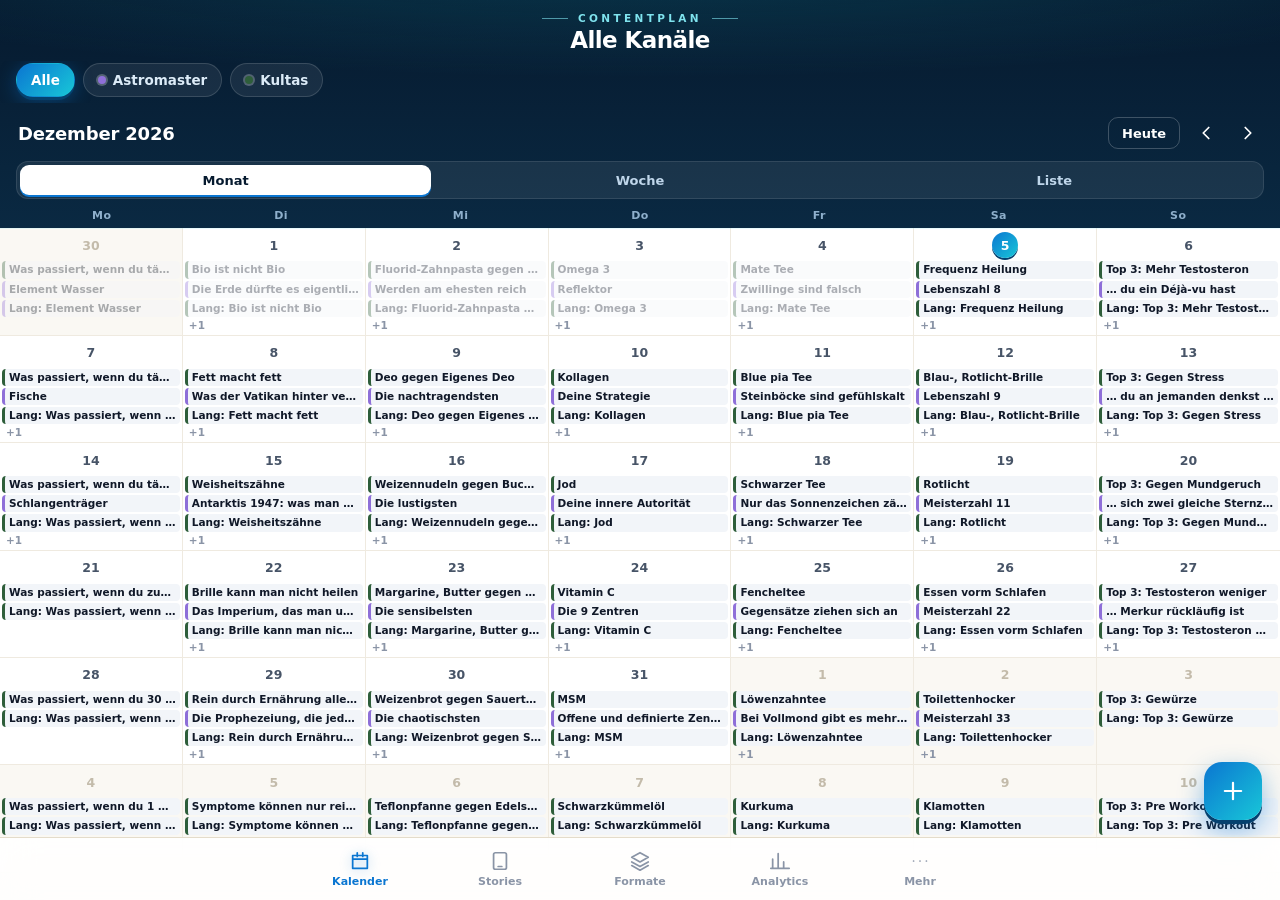
<file: index.html>
<!doctype html>
<html lang="de">
<head>
<meta charset="utf-8">
<meta name="viewport" content="width=device-width, initial-scale=1, viewport-fit=cover, maximum-scale=1, user-scalable=no">
<meta name="theme-color" content="#061A2F">
<meta name="apple-mobile-web-app-capable" content="yes">
<meta name="mobile-web-app-capable" content="yes">
<meta name="apple-mobile-web-app-status-bar-style" content="black-translucent">
<meta name="apple-mobile-web-app-title" content="Plan">
<title>Contentplaner</title>
<link rel="manifest" href="manifest.webmanifest">
<link rel="apple-touch-icon" href="assets/icon-180.png">
<link rel="icon" href="assets/icon-192.png">
<link rel="stylesheet" href="src/styles.css">
</head>
<body>
<div id="app"></div>
<script type="module" src="src/app.js"></script>
<script>
  if ("serviceWorker" in navigator) {
    window.addEventListener("load", () =>
      navigator.serviceWorker.register("sw.js").catch(() => {}));
  }
</script>
</body>
</html>
</file>
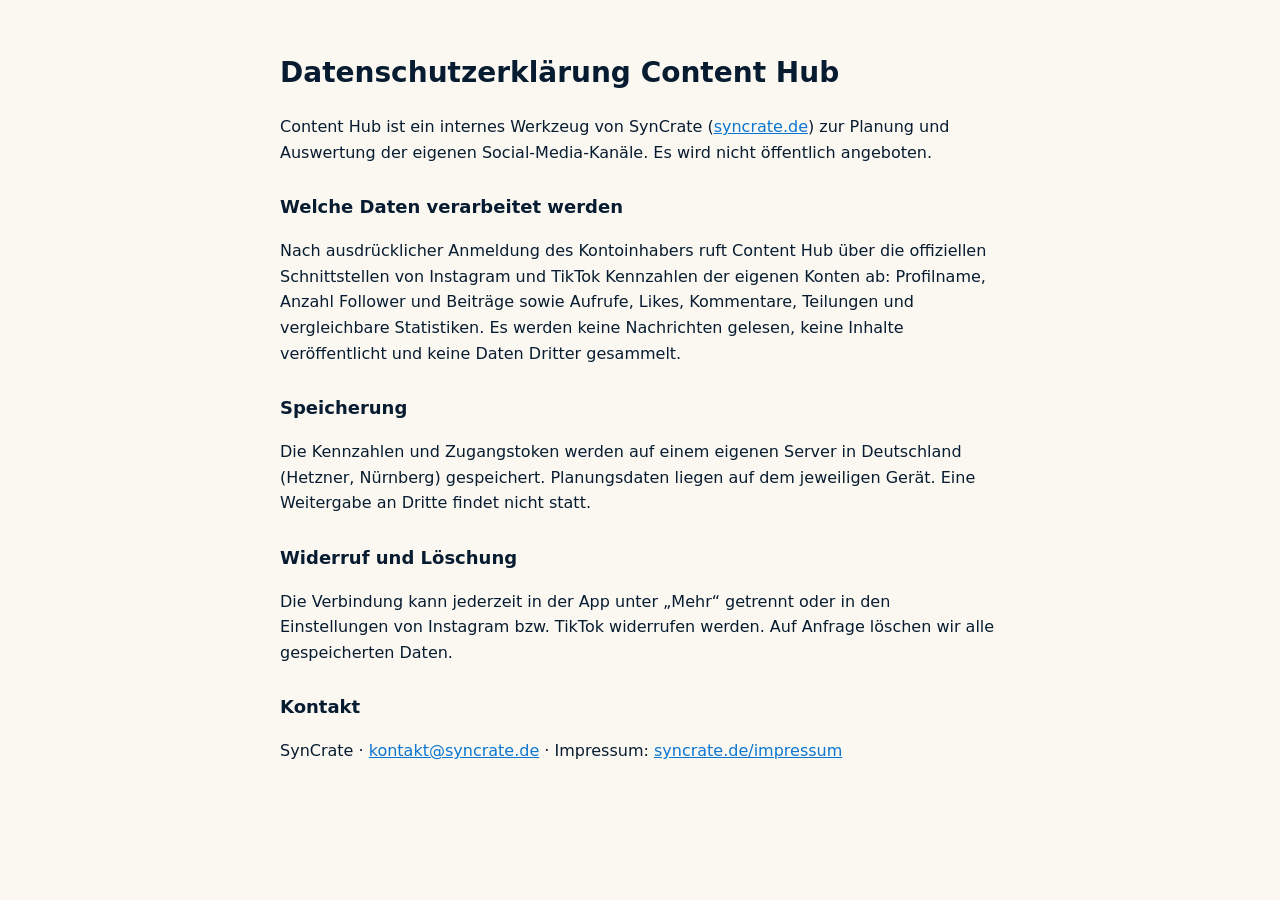
<file: datenschutz.html>
<!doctype html>
<html lang="de"><head><meta charset="utf-8"><meta name="viewport" content="width=device-width,initial-scale=1">
<title>Datenschutz · Content Hub</title>
<style>body{font-family:-apple-system,system-ui,sans-serif;max-width:720px;margin:0 auto;padding:32px 16px;line-height:1.6;color:#071C30;background:#FBF8F2}h1{font-size:28px}h2{font-size:18px;margin-top:28px}a{color:#0B76D1}</style></head>
<body>
<h1>Datenschutzerklärung Content Hub</h1>
<p>Content Hub ist ein internes Werkzeug von SynCrate (<a href="https://syncrate.de">syncrate.de</a>) zur Planung und Auswertung der eigenen Social-Media-Kanäle. Es wird nicht öffentlich angeboten.</p>
<h2>Welche Daten verarbeitet werden</h2>
<p>Nach ausdrücklicher Anmeldung des Kontoinhabers ruft Content Hub über die offiziellen Schnittstellen von Instagram und TikTok Kennzahlen der eigenen Konten ab: Profilname, Anzahl Follower und Beiträge sowie Aufrufe, Likes, Kommentare, Teilungen und vergleichbare Statistiken. Es werden keine Nachrichten gelesen, keine Inhalte veröffentlicht und keine Daten Dritter gesammelt.</p>
<h2>Speicherung</h2>
<p>Die Kennzahlen und Zugangstoken werden auf einem eigenen Server in Deutschland (Hetzner, Nürnberg) gespeichert. Planungsdaten liegen auf dem jeweiligen Gerät. Eine Weitergabe an Dritte findet nicht statt.</p>
<h2>Widerruf und Löschung</h2>
<p>Die Verbindung kann jederzeit in der App unter „Mehr“ getrennt oder in den Einstellungen von Instagram bzw. TikTok widerrufen werden. Auf Anfrage löschen wir alle gespeicherten Daten.</p>
<h2>Kontakt</h2>
<p>SynCrate · <a href="mailto:kontakt@syncrate.de">kontakt@syncrate.de</a> · Impressum: <a href="https://syncrate.de/impressum">syncrate.de/impressum</a></p>
</body></html>
</file>
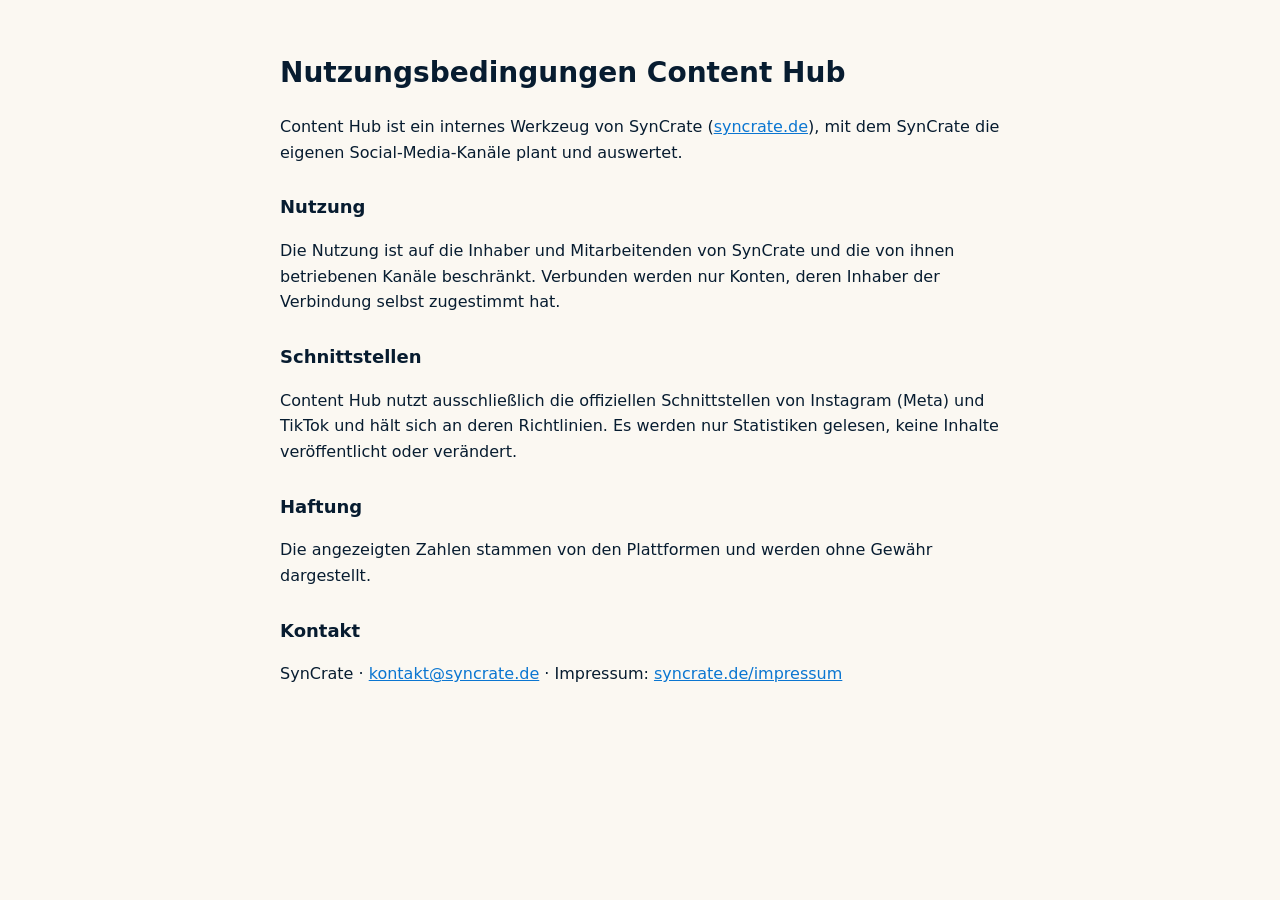
<file: nutzungsbedingungen.html>
<!doctype html>
<html lang="de"><head><meta charset="utf-8"><meta name="viewport" content="width=device-width,initial-scale=1">
<title>Nutzungsbedingungen · Content Hub</title>
<style>body{font-family:-apple-system,system-ui,sans-serif;max-width:720px;margin:0 auto;padding:32px 16px;line-height:1.6;color:#071C30;background:#FBF8F2}h1{font-size:28px}h2{font-size:18px;margin-top:28px}a{color:#0B76D1}</style></head>
<body>
<h1>Nutzungsbedingungen Content Hub</h1>
<p>Content Hub ist ein internes Werkzeug von SynCrate (<a href="https://syncrate.de">syncrate.de</a>), mit dem SynCrate die eigenen Social-Media-Kanäle plant und auswertet.</p>
<h2>Nutzung</h2>
<p>Die Nutzung ist auf die Inhaber und Mitarbeitenden von SynCrate und die von ihnen betriebenen Kanäle beschränkt. Verbunden werden nur Konten, deren Inhaber der Verbindung selbst zugestimmt hat.</p>
<h2>Schnittstellen</h2>
<p>Content Hub nutzt ausschließlich die offiziellen Schnittstellen von Instagram (Meta) und TikTok und hält sich an deren Richtlinien. Es werden nur Statistiken gelesen, keine Inhalte veröffentlicht oder verändert.</p>
<h2>Haftung</h2>
<p>Die angezeigten Zahlen stammen von den Plattformen und werden ohne Gewähr dargestellt.</p>
<h2>Kontakt</h2>
<p>SynCrate · <a href="mailto:kontakt@syncrate.de">kontakt@syncrate.de</a> · Impressum: <a href="https://syncrate.de/impressum">syncrate.de/impressum</a></p>
</body></html>
</file>
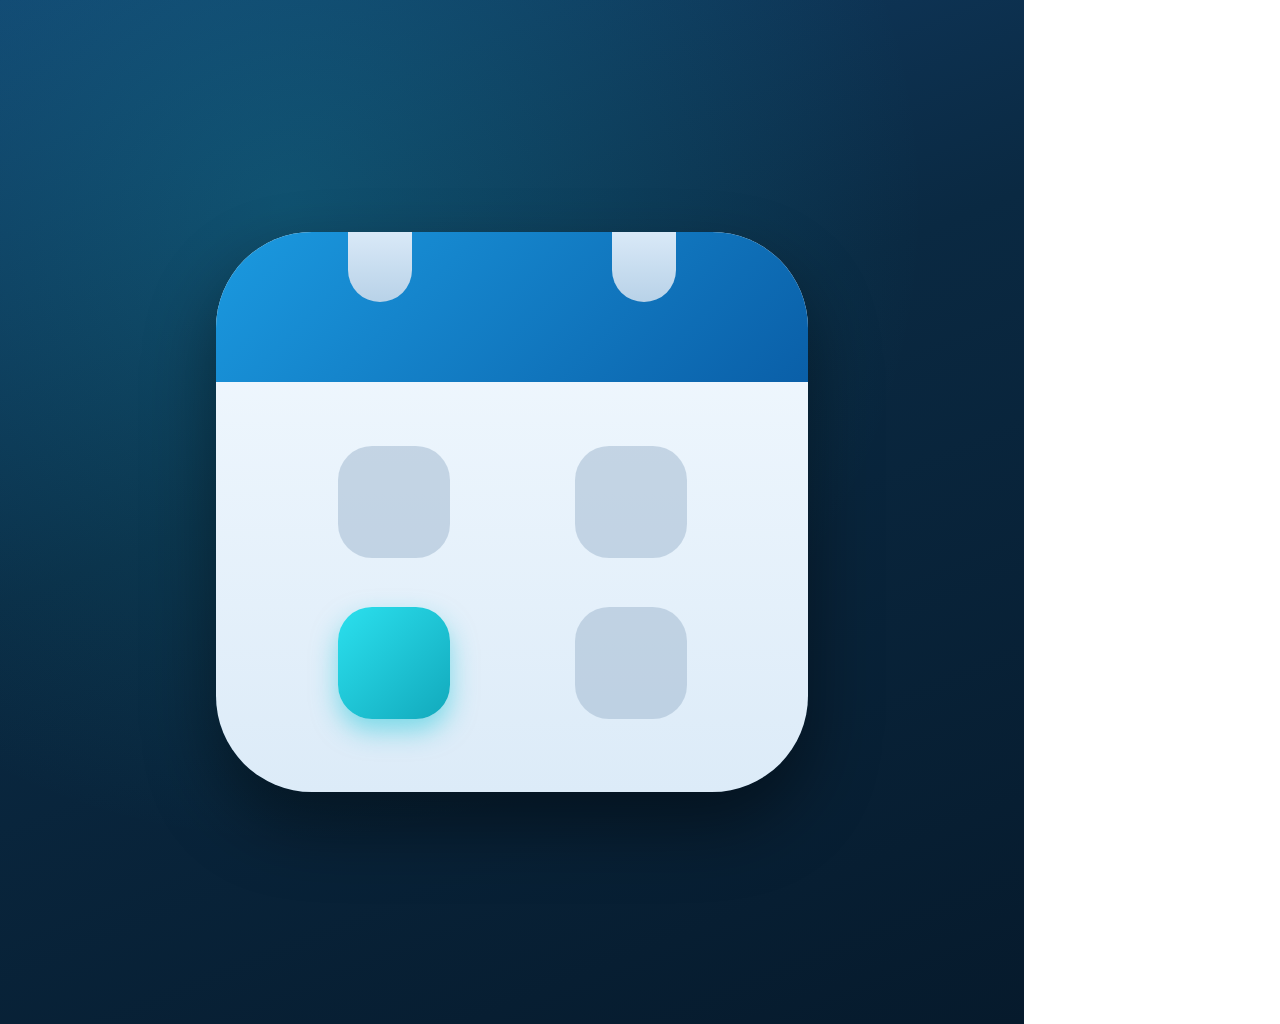
<file: assets/_icon-quelle.html>
<!doctype html><html><head><meta charset="utf-8"><style>
*{margin:0;padding:0;box-sizing:border-box}
html,body{width:1024px;height:1024px;overflow:hidden}
.grund{
  width:1024px;height:1024px;
  background:linear-gradient(158deg,#12406B 0%,#0A2942 42%,#061A2C 100%);
  display:grid;place-items:center;position:relative;
}
/* leiser Lichtkegel oben links, wie auf den Syncrate-Buehnen */
.grund:before{
  content:"";position:absolute;inset:0;
  background:radial-gradient(circle at 28% 20%, rgba(24,199,216,.20), transparent 58%);
}
.blatt{
  position:relative;width:592px;height:560px;border-radius:96px;
  background:linear-gradient(180deg,#F4FAFF 0%,#DCEBF8 100%);
  box-shadow:0 34px 70px rgba(0,0,0,.42);
  display:flex;flex-direction:column;overflow:hidden;
}
.kopfband{
  height:150px;flex:none;
  background:linear-gradient(135deg,#1B9AE0,#0A5FA8);
}
.punkte{
  flex:1;display:grid;grid-template-columns:1fr 1fr;
  place-items:center;padding:56px 76px 66px;gap:34px;
}
.punkt{width:112px;height:112px;border-radius:34px;background:#9DB6CE;opacity:.5}
.punkt.an{background:linear-gradient(135deg,#2BE0EE,#12A9BC);opacity:1;
  box-shadow:0 12px 26px rgba(24,199,216,.5)}
/* die zwei Oesen oben */
.oese{position:absolute;top:-34px;width:64px;height:104px;border-radius:32px;
  background:linear-gradient(180deg,#E9F4FF,#B8D2E8)}
.oese.l{left:132px} .oese.r{right:132px}
</style></head><body>
<div class="grund">
  <div class="blatt">
    <div class="kopfband"></div>
    <div class="punkte">
      <div class="punkt"></div><div class="punkt"></div>
      <div class="punkt an"></div><div class="punkt"></div>
    </div>
    <div class="oese l"></div><div class="oese r"></div>
  </div>
</div>
</body></html>
</file>
<file: src/styles.css>
/*
 * Content-Hub. Design nach syncrate.de (Stand 10/2026):
 * Navy-Kopf mit gesperrtem Cyan-Kicker und kursivem Akzentwort,
 * cremefarbene Flaeche, weisse Karten mit blauer Unterkante,
 * Knoepfe im Blau-Cyan-Verlauf. Werte aus dem CSS der Website.
 */

:root {
  --navy-tief: #061A2F;
  --navy: #0A2942;
  --navy-hell: #123A5E;
  --kante: #05416F;
  --blau: #0B76D1;
  --blau-dunkel: #075AA5;
  --himmel: #38BDF8;
  --cyan: #18C7D8;
  --cyan-hell: #7FE3EE;
  --creme: #EEE7D9;
  --creme-hell: #F6F2EA;
  --weiss: #FFFFFF;
  --ink: #101828;
  --ink-2: #475467;
  --ink-3: #8A94A6;
  --linie: #E4DCCB;
  --gut: #1F9D61;
  --schlecht: #D2544F;
  --gold: #A07A2C;

  --verlauf: linear-gradient(135deg, #0B76D1 0%, #18C7D8 100%);
  --karten-schatten: 0 3px 0 var(--blau), 0 10px 24px -14px rgba(6, 26, 47, .35);
  --radius: 18px;
  --oben: env(safe-area-inset-top, 0px);
  --unten: env(safe-area-inset-bottom, 0px);
  --tabs-h: 62px;
}

* { margin: 0; padding: 0; box-sizing: border-box; -webkit-tap-highlight-color: transparent; }

html, body {
  height: 100%;
  background: var(--navy-tief);
  color: var(--ink);
  font-family: ui-sans-serif, system-ui, -apple-system, "Segoe UI", Roboto, Helvetica, Arial, sans-serif;
  overscroll-behavior: none;
  -webkit-font-smoothing: antialiased;
}
body { display: flex; flex-direction: column; }
#app { flex: 1; display: flex; flex-direction: column; min-height: 0; height: 100%; }

button, input, select, textarea { font: inherit; color: inherit; background: none; border: none; outline: none; }
button { cursor: pointer; }

/* ----------------------------------------------------------------- Kopf */

.kopf {
  padding-top: var(--oben);
  background:
    radial-gradient(120% 90% at 50% -20%, rgba(24, 199, 216, .18), transparent 60%),
    linear-gradient(180deg, var(--navy-tief), var(--navy));
  color: #fff;
  flex-shrink: 0;
  position: relative;
  z-index: 5;
  box-shadow: 0 1px 0 rgba(127, 227, 238, .18);
}
.kopf-oben { padding: 12px 18px 8px; text-align: center; }
.kicker {
  display: flex; align-items: center; justify-content: center; gap: 10px;
  font-size: 10.5px; font-weight: 600; letter-spacing: .32em; text-transform: uppercase;
  color: var(--cyan-hell);
}
.kicker-linie { width: 26px; height: 1px; background: currentColor; opacity: .6; }
.kopf-titel {
  margin-top: 3px; font-size: 23px; font-weight: 800; letter-spacing: -.025em; line-height: 1.15;
}
.kopf-titel em {
  font-style: italic; color: var(--cyan-hell);
  text-shadow: 0 0 18px rgba(127, 227, 238, .35);
}

.filter { padding: 0 0 10px; }
.filter-reihe {
  display: flex; gap: 8px; overflow-x: auto; padding: 2px 16px 6px;
  scrollbar-width: none;
}
.filter-reihe::-webkit-scrollbar { display: none; }
.filter-reihe.klein { padding-top: 0; }
.fpille {
  flex-shrink: 0; display: inline-flex; align-items: center; gap: 7px;
  height: 34px; padding: 0 14px; border-radius: 999px;
  font-size: 13.5px; font-weight: 600; color: #DCEBF7;
  background: rgba(255, 255, 255, .07);
  border: 1px solid rgba(255, 255, 255, .14);
  transition: background .15s, color .15s;
}
.filter-reihe.klein .fpille { height: 30px; font-size: 12.5px; padding: 0 12px; }
.fpille.an {
  background: var(--verlauf); color: #fff; border-color: transparent;
  box-shadow: 0 3px 0 var(--kante), 0 4px 18px rgba(11, 118, 209, .4);
}
.fpunkt { width: 8px; height: 8px; border-radius: 50%; flex-shrink: 0; box-shadow: 0 0 0 2px rgba(255,255,255,.25); }
.fpunkt.gross { width: 12px; height: 12px; box-shadow: none; }

/* Kalender-Kopf sitzt mit im Navy-Kopf */
.kal-kopf { padding: 0 12px 0; }
.kal-zeile { display: flex; align-items: center; gap: 2px; }
.kal-titel { flex: 1; font-size: 18px; font-weight: 700; padding-left: 6px; letter-spacing: -.01em; }
.ikon-knopf {
  width: 40px; height: 40px; border-radius: 50%; display: grid; place-items: center; color: inherit;
}
.ikon-knopf:active { background: rgba(255,255,255,.1); }
.ikon-knopf svg { width: 22px; height: 22px; }
.heute-knopf {
  height: 32px; padding: 0 13px; border-radius: 10px; font-size: 13px; font-weight: 600;
  border: 1px solid rgba(255,255,255,.22); margin-right: 4px;
}

.segment {
  display: flex; gap: 3px; padding: 3px; margin: 8px 4px 10px; border-radius: 12px;
  background: rgba(255,255,255,.07); border: 1px solid rgba(255,255,255,.1);
}
.segment button {
  flex: 1; height: 30px; border-radius: 9px; font-size: 13px; font-weight: 600; color: #BFD6EA;
}
.segment button.an { background: #fff; color: var(--navy-tief); box-shadow: 0 2px 0 var(--blau); }

.wochentage {
  display: grid; grid-template-columns: repeat(7, 1fr); padding: 0 0 6px;
  font-size: 11px; font-weight: 600; text-align: center; color: #8FB0CC; letter-spacing: .04em;
}

/* --------------------------------------------------------------- Inhalt */

.inhalt {
  flex: 1; min-height: 0; overflow-y: auto; -webkit-overflow-scrolling: touch;
  background: var(--creme-hell);
  padding-bottom: calc(var(--tabs-h) + var(--unten) + 24px);
}
.seite { padding: 16px 16px 8px; max-width: 760px; margin: 0 auto; }

.abschnitt-titel {
  display: flex; align-items: center; gap: 10px; margin: 18px 2px 10px;
  font-size: 11px; font-weight: 700; letter-spacing: .28em; text-transform: uppercase; color: var(--gold);
}
.abschnitt-titel::after { content: ""; flex: 1; height: 1px; background: var(--linie); }
.seite > .abschnitt-titel:first-child { margin-top: 4px; }

.karte-gross {
  background: var(--weiss); border-radius: var(--radius); padding: 14px;
  box-shadow: var(--karten-schatten); margin-bottom: 16px;
}

.hinweis { font-size: 12.5px; line-height: 1.45; color: var(--ink-3); margin-top: 8px; }
.leer { padding: 48px 24px; text-align: center; color: var(--ink-3); font-size: 14px; line-height: 1.5; }

/* --------------------------------------------------------------- Tabs */

.tabs {
  position: fixed; left: 0; right: 0; bottom: 0; z-index: 30;
  display: flex; padding: 6px 8px calc(6px + var(--unten));
  background: rgba(255, 255, 255, .88);
  -webkit-backdrop-filter: blur(18px) saturate(1.4); backdrop-filter: blur(18px) saturate(1.4);
  border-top: 1px solid var(--linie);
}
.tab {
  flex: 1; height: 50px; display: flex; flex-direction: column; align-items: center; justify-content: center; gap: 3px;
  font-size: 11px; font-weight: 600; color: var(--ink-3); border-radius: 12px;
}
.tab.an { color: var(--blau); }
.tab.an svg { filter: drop-shadow(0 2px 6px rgba(11, 118, 209, .35)); }

.fab {
  position: fixed; right: 18px; bottom: calc(var(--tabs-h) + var(--unten) + 18px); z-index: 25;
  width: 58px; height: 58px; border-radius: 18px; display: grid; place-items: center; color: #fff;
  background: var(--verlauf); box-shadow: 0 4px 0 var(--kante), 0 10px 26px rgba(11, 118, 209, .45);
}
.fab svg { width: 28px; height: 28px; }
.fab:active { transform: translateY(2px); box-shadow: 0 2px 0 var(--kante), 0 6px 16px rgba(11, 118, 209, .4); }

/* -------------------------------------------------------- Kalender Monat */

.blatt { background: var(--weiss); min-height: 100%; }
.monat { display: grid; grid-template-columns: repeat(7, 1fr); grid-auto-rows: minmax(92px, 1fr); }
.zelle {
  border-right: 1px solid #EFEAE0; border-bottom: 1px solid #EFEAE0;
  padding: 4px 2px; min-width: 0; overflow: hidden; cursor: pointer;
}
.zelle:nth-child(7n) { border-right: none; }
.zelle.fremd { background: #FAF8F3; }
.zelle.fremd .tageszahl { color: #C3BBAA; }
.tageszahl {
  width: 26px; height: 26px; margin: 0 auto 3px; display: grid; place-items: center;
  font-size: 12.5px; font-weight: 600; border-radius: 50%; color: var(--ink-2);
}
.zelle.heute .tageszahl { background: var(--verlauf); color: #fff; box-shadow: 0 2px 0 var(--kante); }
.zelle.gewaehlt:not(.heute) .tageszahl { background: #E3F1FC; color: var(--blau); }
.chip {
  font-size: 10.5px; font-weight: 600; line-height: 1.25; padding: 2px 4px; margin-bottom: 2px;
  border-left: 3px solid; border-radius: 4px; background: #F2F5F9; color: var(--ink);
  white-space: nowrap; overflow: hidden; text-overflow: ellipsis;
}
.chip.erledigt { opacity: .5; text-decoration: line-through; }
.mehr { font-size: 10.5px; font-weight: 700; color: var(--ink-3); padding-left: 4px; }

/* -------------------------------------------------------- Kalender Woche */

.woche-kopf, .ganztag, .raster { display: grid; grid-template-columns: 44px repeat(7, 1fr); }
.woche-oben { position: sticky; top: 0; z-index: 3; background: var(--weiss); box-shadow: 0 6px 12px -10px rgba(6,26,47,.3); }
.woche-kopf {
  background: var(--weiss);
  border-bottom: 1px solid #EFEAE0; padding: 8px 0 6px; text-align: center;
}
.woche-kopf .wt { font-size: 11px; font-weight: 600; color: var(--ink-3); }
.woche-kopf .zahl { font-size: 17px; font-weight: 700; width: 32px; height: 32px; margin: 2px auto 0; display: grid; place-items: center; border-radius: 50%; }
.woche-kopf .heute .zahl { background: var(--verlauf); color: #fff; }
.woche-kopf .heute .wt { color: var(--blau); }
.ganztag { border-bottom: 1px solid #EFEAE0; background: #FBF9F5; min-height: 30px; }
.ganztag > div { padding: 3px 1px; min-width: 0; border-left: 1px solid #EFEAE0; }
.ganztag .gt-label { border: none; font-size: 9px; color: var(--ink-3); text-align: right; padding: 6px 6px 0 0; }
.gt-chip {
  font-size: 10px; font-weight: 600; padding: 2px 3px; margin-bottom: 2px; border-left: 3px solid;
  background: #EEF4FA; border-radius: 3px; white-space: nowrap; overflow: hidden; text-overflow: ellipsis;
}
.stunde-spalte > div { height: 52px; font-size: 10px; color: var(--ink-3); text-align: right; padding-right: 6px; transform: translateY(-6px); }
.tag-spalte { position: relative; border-left: 1px solid #EFEAE0; }
.stunde-linie { height: 52px; border-bottom: 1px solid #F3EFE7; }
.block {
  position: absolute; left: 2px; right: 2px; border-radius: 6px; padding: 4px; overflow: hidden;
  font-size: 10.5px; font-weight: 600; background: #E7F1FB; border-left: 3px solid; color: var(--ink);
}

/* --------------------------------------------------------- Liste/Agenda */

.agenda { padding: 10px 14px 0; background: var(--creme-hell); min-height: 100%; }
.blatt:has(.agenda) { background: var(--creme-hell); }
.agenda-tag { margin-bottom: 16px; }
.agenda-datum { display: flex; justify-content: space-between; align-items: baseline; padding: 6px 4px 8px; }
.agenda-datum b { font-size: 14px; }
.agenda-datum span { font-size: 11px; font-weight: 600; color: var(--ink-3); text-transform: uppercase; letter-spacing: .08em; }
.agenda-datum.ist-heute b { color: var(--blau); }
.agenda-datum.ist-heute span { color: var(--blau); }

.karte {
  display: flex; align-items: center; gap: 12px; padding: 12px 12px 12px 0; margin-bottom: 10px;
  background: var(--weiss); border-radius: 14px; box-shadow: 0 2px 0 #D9E6F2, 0 6px 16px -10px rgba(6,26,47,.3);
  overflow: hidden; cursor: pointer;
}
.karte-strich { width: 4px; align-self: stretch; border-radius: 0 4px 4px 0; flex-shrink: 0; }
.karte-text { flex: 1; min-width: 0; }
.karte-titel { font-size: 14.5px; font-weight: 700; line-height: 1.3; }
.karte-meta { display: flex; flex-wrap: wrap; align-items: center; gap: 5px; font-size: 12px; color: var(--ink-3); margin-top: 3px; }
.karte-meta .punkt { opacity: .6; }
.pl-icons { display: inline-flex; gap: 4px; color: var(--ink-2); margin-left: 2px; }
.status-pille {
  flex-shrink: 0; font-size: 11px; font-weight: 700; padding: 5px 9px; border-radius: 999px;
}
.status-pille.klein { background: #E3F1FC; color: var(--blau); padding: 4px 8px; }

/* -------------------------------------------------------------- Formate */

.kachel-raster { display: grid; grid-template-columns: 1fr 1fr; gap: 12px; }
.kachel {
  position: relative; text-align: left; background: var(--weiss); border-radius: var(--radius);
  padding: 16px 14px 14px; box-shadow: var(--karten-schatten); overflow: hidden;
  display: flex; flex-direction: column; gap: 4px;
}
.kachel-band { position: absolute; left: 0; right: 0; top: 0; height: 4px; }
.kachel b { font-size: 16px; }
.kachel small { font-size: 12px; color: var(--ink-3); }
.kachel .pl-icons { margin: 6px 0 0; }

.kennzahl-reihe { display: grid; grid-template-columns: repeat(4, 1fr); text-align: center; }
.kennzahl b { display: block; font-size: 20px; font-weight: 800; letter-spacing: -.02em; }
.kennzahl small { font-size: 11px; color: var(--ink-3); }
.balken { height: 6px; border-radius: 3px; background: #EEF2F6; margin: 14px 0 0; overflow: hidden; }
.balken span { display: block; height: 100%; background: var(--verlauf); border-radius: 3px; }
.stufen { margin: 10px 0 0 18px; font-size: 13px; line-height: 1.5; color: var(--ink-2); }
.stufen li { margin-bottom: 3px; }

.saeule {
  background: var(--weiss); border-radius: var(--radius); padding: 6px 14px 12px;
  box-shadow: var(--karten-schatten); margin-bottom: 16px;
}
.saeule-kopf { display: flex; align-items: center; gap: 12px; padding: 10px 0; }
.saeule-kopf b { font-size: 16px; display: block; }
.saeule-kopf small { font-size: 12px; color: var(--ink-3); }
.saeule-nr {
  width: 34px; height: 34px; flex-shrink: 0; border-radius: 10px; display: grid; place-items: center;
  font-size: 13px; font-weight: 800; color: #fff; background: var(--navy);
  box-shadow: 0 2px 0 var(--blau);
}
.format-zeile, .reihe-zeile, .pl-zeile {
  width: 100%; display: flex; align-items: center; gap: 12px; text-align: left;
  padding: 11px 2px; border-top: 1px solid #F0ECE3;
}
.format-zeile > div, .reihe-zeile > div, .pl-zeile > div:not(.pl-werte) { flex: 1; min-width: 0; }
.format-zeile b, .reihe-zeile b, .pl-zeile b { display: block; font-size: 14.5px; font-weight: 600; }
.format-zeile small, .reihe-zeile small, .pl-zeile small { display: block; font-size: 12px; color: var(--ink-3); margin-top: 1px; }
.format-zeile svg { color: var(--ink-3); flex-shrink: 0; }
.reihe-zeile .nr { width: 34px; flex-shrink: 0; font-size: 12px; font-weight: 700; color: var(--ink-3); text-align: right; }
.pl-zeile > svg { color: var(--ink-2); flex-shrink: 0; }
.pl-werte { text-align: right; flex-shrink: 0; min-width: 58px; }
.pl-werte b { font-size: 14.5px; }
.gut { color: var(--gut) !important; }
.schlecht { color: var(--schlecht) !important; }
.gefahr-zeile { color: var(--schlecht); }

.knopf-primaer {
  width: 100%; height: 46px; margin: 2px 0 8px; border-radius: 13px;
  display: flex; align-items: center; justify-content: center; gap: 8px;
  color: #fff; font-weight: 700; font-size: 14.5px; background: var(--verlauf);
  box-shadow: 0 3px 0 var(--kante), 0 6px 18px rgba(11, 118, 209, .3);
}
.knopf-primaer:active { transform: translateY(2px); box-shadow: 0 1px 0 var(--kante); }
.knopf-reihe { display: flex; gap: 10px; margin: 4px 0 16px; }
.knopf-zweit {
  flex: 1; height: 46px; border-radius: 13px; display: flex; align-items: center; justify-content: center; gap: 7px;
  background: var(--weiss); font-weight: 700; font-size: 14px; color: var(--navy);
  box-shadow: 0 3px 0 #C9D9E8, 0 6px 16px -10px rgba(6,26,47,.3);
}

.detail-zeile { display: flex; justify-content: space-between; gap: 14px; padding: 10px 0; border-bottom: 1px solid #F0ECE3; }
.detail-zeile small { color: var(--ink-3); font-size: 13px; }
.detail-zeile b { font-size: 13.5px; text-align: right; }
.detail-text { font-size: 14px; line-height: 1.55; color: var(--ink-2); margin: 12px 0; }
.themen { display: flex; flex-direction: column; }
.thema { display: flex; align-items: center; gap: 8px; padding: 8px 0; border-bottom: 1px solid #F3EFE7; font-size: 13.5px; }
.thema .nr { width: 42px; font-size: 11.5px; font-weight: 700; color: var(--ink-3); flex-shrink: 0; }
.thema span:not(.nr) { flex: 1; }
.thema small { color: var(--blau); font-weight: 600; font-size: 11.5px; }
.thema.fertig { color: var(--gut); }
.thema.fertig svg { color: var(--gut); }

/* ------------------------------------------------------------ Analytics */

.zeitraum .segment { margin: 0 0 8px; background: var(--weiss); border-color: var(--linie); }
.zeitraum .segment button { color: var(--ink-2); font-size: 12.5px; }
.zeitraum .segment button.an { background: var(--navy); color: #fff; box-shadow: 0 2px 0 var(--blau); }
.zeitraum .zeile-2 { margin-bottom: 8px; }
.zeitraum-text { font-size: 12px; color: var(--ink-3); text-align: center; margin-bottom: 12px; }

.abruf {
  display: flex; align-items: center; gap: 10px; padding: 9px 9px 9px 14px; margin-bottom: 14px;
  background: #E8F3FC; color: var(--blau-dunkel); border-radius: 12px; font-size: 12.5px; line-height: 1.4;
}
.abruf span { flex: 1; }
.abruf.fehler { background: #FCEDEC; color: var(--schlecht); }
.abruf-knopf { width: 36px; height: 36px; border-radius: 10px; display: grid; place-items: center; background: #fff; flex-shrink: 0; }
.abruf-knopf.dreht svg { animation: drehen 1s linear infinite; }
@keyframes drehen { to { transform: rotate(360deg); } }

.kpi-raster { display: grid; grid-template-columns: 1fr 1fr; gap: 12px; margin-bottom: 4px; }
.kpi {
  background: var(--weiss); border-radius: 16px; padding: 12px 13px 11px; box-shadow: var(--karten-schatten); min-width: 0;
}
.kpi > small { display: block; font-size: 12px; font-weight: 600; color: var(--ink-3); }
.kpi > b { display: block; font-size: 24px; font-weight: 800; letter-spacing: -.03em; margin: 2px 0 2px; }
.kpi-delta { display: flex; align-items: center; gap: 2px; font-size: 12px; font-weight: 700; color: var(--ink-3); flex-wrap: wrap; }
.kpi-delta small { font-weight: 500; color: var(--ink-3); }
.kpi-delta.gut { color: var(--gut); }
.kpi-delta.schlecht { color: var(--schlecht); }
.kpi-raster + .hinweis { margin-bottom: 16px; }

.diagramm-titel { display: flex; justify-content: space-between; gap: 10px; font-size: 13px; font-weight: 700; color: var(--ink-2); margin-bottom: 8px; }
.diagramm-titel span { color: var(--blau); }
.diagramm { width: 100%; height: auto; display: block; overflow: visible; }
.diagramm text { font-size: 9.5px; fill: var(--ink-3); font-family: inherit; }
.diagramm .grund { stroke: #E9E3D7; stroke-width: 1; }
.diagramm .balken-g rect { fill: var(--blau); }
.chips { display: flex; gap: 6px; overflow-x: auto; margin: 0 -14px 10px; padding: 0 14px; scrollbar-width: none; }
.chips::-webkit-scrollbar { display: none; }
.chip-knopf {
  flex-shrink: 0; height: 28px; padding: 0 11px; border-radius: 999px; font-size: 12px; font-weight: 600;
  background: #F2EEE6; color: var(--ink-2);
}
.chip-knopf.an { background: var(--navy); color: #fff; }

.werte-raster { display: grid; grid-template-columns: 1fr 1fr; gap: 0 10px; margin-top: 6px; }
.verlauf { margin: 0 0 16px; background: var(--weiss); border-radius: 14px; padding: 4px 14px; }
.verlauf summary { padding: 10px 0; font-size: 13px; font-weight: 600; color: var(--ink-2); cursor: pointer; }

/* ----------------------------------------------------------------- Mehr */

.projekt-kopf { display: flex; align-items: center; gap: 10px; padding-bottom: 6px; }
.projekt-kopf b { flex: 1; font-size: 16.5px; }
.verb-status { font-size: 11px; font-weight: 700; color: var(--ink-3); background: #F2EEE6; padding: 4px 8px; border-radius: 999px; flex-shrink: 0; }
.verb-status.an { color: var(--gut); background: #E6F5EE; }
.verb-status.fehler { color: var(--schlecht); background: #FCEDEC; }
.anleitung { margin: 4px 0 12px 18px; font-size: 13px; line-height: 1.5; color: var(--ink-2); }
.anleitung li { margin-bottom: 5px; }
.eingabe.token { min-height: 70px; font-family: ui-monospace, Menlo, monospace; font-size: 12px; word-break: break-all; }
.farbe { width: 38px; height: 38px; border-radius: 12px; border: 3px solid transparent; }
.farbe.an { border-color: var(--ink); }

/* ------------------------------------------------------------ Dialoge */

.dialog-huelle {
  position: fixed; inset: 0; z-index: 50; background: rgba(6, 26, 47, .5);
  display: flex; align-items: flex-end; justify-content: center; animation: einblenden .18s ease;
}
.dialog {
  width: 100%; max-width: 640px; max-height: calc(100dvh - var(--oben) - 12px); background: var(--weiss); color: var(--ink);
  border-radius: 22px 22px 0 0; display: flex; flex-direction: column; animation: hoch .24s cubic-bezier(.2,.8,.2,1);
}
@keyframes einblenden { from { opacity: 0; } }
@keyframes hoch { from { transform: translateY(40px); opacity: .4; } }
.dialog-kopf {
  flex: none; display: flex; align-items: center; gap: 6px; padding: 10px 10px 10px 6px; border-bottom: 1px solid #F0ECE3;
}
.dialog-kopf b { flex: 1; font-size: 17px; }
.dialog-kopf .ikon-knopf { color: var(--ink-2); }
.speichern {
  height: 36px; padding: 0 18px; border-radius: 11px; color: #fff; font-weight: 700; font-size: 14px;
  background: var(--verlauf); box-shadow: 0 2px 0 var(--kante);
}
.dialog-inhalt { min-height: 0; overflow-y: auto; -webkit-overflow-scrolling: touch; padding: 6px 18px calc(24px + var(--unten)); }

.feld { margin-top: 14px; }
.feld label { display: block; font-size: 12px; font-weight: 700; color: var(--ink-2); margin-bottom: 6px; letter-spacing: .01em; }
.eingabe {
  width: 100%; min-height: 44px; padding: 10px 12px; border-radius: 12px; font-size: 15px;
  background: #F7F5F0; border: 1px solid #E8E2D6; color: var(--ink);
}
.eingabe:focus { border-color: var(--blau); background: #fff; box-shadow: 0 0 0 3px rgba(11,118,209,.12); }
textarea.eingabe { min-height: 90px; resize: vertical; line-height: 1.45; }
select.eingabe { -webkit-appearance: none; appearance: none; }
.zeile-2 { display: grid; grid-template-columns: 1fr 1fr; gap: 10px; }
.zeile-2 > .feld { min-width: 0; }

.wahl { display: flex; flex-wrap: wrap; gap: 7px; }
.wahl button {
  display: inline-flex; align-items: center; gap: 6px;
  height: 34px; padding: 0 13px; border-radius: 999px; font-size: 13px; font-weight: 600;
  background: #F2EEE6; color: var(--ink-2);
}
.wahl button.an { background: var(--navy); color: #fff; box-shadow: 0 2px 0 var(--blau); }
.wahl .farbe { padding: 0; }
.tage-wahl { display: grid; grid-template-columns: repeat(7, 1fr); gap: 5px; }
.tage-wahl button { height: 36px; border-radius: 10px; background: #F2EEE6; font-size: 12.5px; font-weight: 600; }
.tage-wahl button.an { background: var(--navy); color: #fff; }

.zufuegen {
  display: block; width: 100%; margin-top: 10px; height: 42px; border-radius: 12px;
  font-size: 13.5px; font-weight: 700; color: var(--blau); border: 1.5px dashed #B9D3EA;
}
.zufuegen.klein { height: 38px; margin-top: 6px; }
.gefahr {
  display: block; width: 100%; margin-top: 14px; height: 44px; border-radius: 12px;
  font-weight: 700; font-size: 14px; color: var(--schlecht); background: #FCEDEC;
}
.anhang-vorschau { width: 100%; max-height: 260px; object-fit: cover; border-radius: 12px; margin-top: 10px; }
.menue-titel { font-size: 11px; font-weight: 700; letter-spacing: .2em; text-transform: uppercase; color: var(--gold); margin: 20px 0 8px; }

.liste-zeile { display: flex; align-items: center; gap: 10px; padding: 10px 0; border-top: 1px solid #F0ECE3; }
.liste-zeile b { display: block; font-size: 13.5px; }
.liste-zeile small { display: block; font-size: 12px; color: var(--ink-3); margin-top: 2px; }
.weg { width: 36px; height: 36px; display: grid; place-items: center; border-radius: 10px; color: var(--ink-3); flex-shrink: 0; }
.weg svg { width: 19px; height: 19px; }

/* ------------------------------------------------------- Breite Screens */

@media (min-width: 760px) {
  .kpi-raster { grid-template-columns: repeat(4, 1fr); }
  .kachel-raster { grid-template-columns: repeat(3, 1fr); }
  .tabs { justify-content: center; }
  .tab { max-width: 140px; }
}

/* --------------------------------------------------- Beitraege (Analytics) */

.schnitt-reihe { display: flex; flex-wrap: wrap; align-items: baseline; gap: 4px 14px; margin: -2px 0 12px; font-size: 12.5px; color: var(--ink-3); }
.schnitt-reihe small { font-weight: 700; color: var(--ink-2); }
.schnitt-reihe b { color: var(--ink); font-weight: 800; }
.beitrag {
  display: flex; gap: 10px; align-items: flex-start; padding: 10px 0; color: inherit; text-decoration: none;
  border-top: 1px solid var(--linie);
}
.beitrag:first-of-type { border-top: 0; }
.beitrag-platz { width: 18px; flex-shrink: 0; font-size: 12px; font-weight: 800; color: var(--ink-3); padding-top: 2px; text-align: right; }
.beitrag-bild { width: 46px; height: 62px; flex-shrink: 0; object-fit: cover; border-radius: 8px; background: var(--creme-hell); }
.beitrag-bild.leer { display: grid; place-items: center; color: var(--ink-3); }
.beitrag-text { flex: 1; min-width: 0; }
.beitrag-text small { display: flex; align-items: center; gap: 3px; font-size: 11.5px; color: var(--ink-3); }
.beitrag-text b {
  display: -webkit-box; -webkit-line-clamp: 2; -webkit-box-orient: vertical; overflow: hidden;
  font-size: 13.5px; font-weight: 600; line-height: 1.3; margin: 2px 0 3px;
}
.beitrag-werte { display: block; font-size: 12px; color: var(--blau-dunkel); font-weight: 600; line-height: 1.4; }

/* ------------------------------------------------ Beste Zeit / Zielgruppe */

.diagramm .balken-g rect.top { fill: var(--cyan); }
.ziel-titel { font-size: 12px; font-weight: 700; color: var(--ink-2); margin: 16px 0 6px; }
.anteil-band { display: flex; height: 12px; border-radius: 6px; overflow: hidden; gap: 2px; }
.anteil-legende { display: flex; flex-wrap: wrap; gap: 4px 14px; margin-top: 6px; font-size: 12.5px; color: var(--ink-2); }
.anteil-legende span { display: flex; align-items: center; gap: 5px; }
.anteil-legende i { width: 9px; height: 9px; border-radius: 50%; }
.g-F { background: var(--cyan); }
.g-M { background: var(--blau); }
.g-U { background: #C9C2B3; }
.ziel-zeile { display: grid; grid-template-columns: 96px 1fr 40px; align-items: center; gap: 8px; padding: 3px 0; font-size: 12.5px; }
.ziel-name { overflow: hidden; text-overflow: ellipsis; white-space: nowrap; color: var(--ink-2); }
.ziel-balken { height: 8px; border-radius: 4px; background: #EEF2F6; overflow: hidden; }
.ziel-balken span { display: block; height: 100%; border-radius: 4px; background: var(--verlauf); }
.ziel-wert { text-align: right; font-weight: 700; color: var(--ink); }

/* ------------------------------------------------- Kennzahl-Detail (Verlauf) */
.klickbar { cursor: pointer; transition: transform .12s ease; }
.klickbar:active { transform: scale(.97); }
.kpi.klickbar > small::after { content: " ›"; color: var(--blau); }
.detail-zeit { margin: 12px 0 4px; }
.detail-zeit button { flex: 1; justify-content: center; }
.detail-kopf { padding: 12px 2px 6px; min-height: 74px; }
.detail-kopf b { display: block; font-size: 36px; font-weight: 800; letter-spacing: -.03em; font-variant-numeric: tabular-nums; }
.detail-unter { font-size: 13px; color: var(--ink-2); font-weight: 600; }
.detail-unter .gut, .detail-zeile .gut { color: var(--gut); }
.detail-unter .schlecht, .detail-zeile .schlecht { color: var(--schlecht); }
.detail-unter small { color: var(--gold); font-weight: 700; }
.detail-diagramm { touch-action: none; user-select: none; -webkit-user-select: none; margin: 4px 0 6px; }
.detail-diagramm .wert { font-size: 9.5px; }
.detail-diagramm rect { fill: var(--blau); }
.detail-diagramm rect.plus { fill: var(--gut); }
.detail-diagramm rect.minus { fill: var(--schlecht); }
.detail-diagramm rect.an { fill: var(--cyan); }
.detail-diagramm .zeiger line { stroke: var(--navy); stroke-width: 1; stroke-dasharray: 3 3; }
.detail-diagramm .zeiger circle { fill: var(--blau); stroke: #fff; stroke-width: 2; }
.detail-titel { font-size: 12px; font-weight: 700; color: var(--ink-2); margin-top: 14px; }
.detail-erkl { background: #F7F5F0; border-radius: 12px; padding: 10px 12px; margin: 12px 0; }
.detail-tabelle { margin-top: 10px; }
.detail-zeile { display: grid; grid-template-columns: 1fr auto 76px; gap: 10px; padding: 9px 2px; border-bottom: 1px solid #F0ECE3; font-size: 14px; font-variant-numeric: tabular-nums; }
.detail-zeile > :nth-child(2), .detail-zeile > :nth-child(3) { text-align: right; }
.detail-zeile.titel { font-size: 11px; font-weight: 700; color: var(--ink-3); text-transform: uppercase; letter-spacing: .08em; }
.detail-zeile.vorl { color: var(--ink-3); }
.detail-tabelle.zwei .detail-zeile { grid-template-columns: 1fr auto; }

/* Formatkatalog: Unterformate aufklappbar */
.unterformate { display: flex; flex-direction: column; gap: 8px; }
.unterformat { border: 1px solid #EDE7DC; border-radius: 12px; padding: 0 12px; background: #fff; }
.unterformat summary { list-style: none; display: flex; align-items: center; gap: 10px; padding: 11px 0; cursor: pointer; }
.unterformat summary::-webkit-details-marker { display: none; }
.unterformat summary > div { flex: 1; min-width: 0; }
.unterformat summary b { display: block; font-size: 14.5px; font-weight: 600; }
.unterformat summary small { display: block; font-size: 12px; color: var(--ink-3); margin-top: 1px; }
.unterformat[open] summary { border-bottom: 1px solid #F3EFE7; }

/* ------------------------------------------------- Posten (Videoablage) */

.video-bereit { font-size: 11px; font-weight: 700; color: var(--gut); background: #E6F5EE; padding: 2px 7px; border-radius: 99px; }
.posten-video { display: block; width: 100%; max-height: 52dvh; aspect-ratio: 9 / 16; object-fit: contain; background: #000; border-radius: 14px; margin-top: 8px; }
.posten-kanal { margin-top: 16px; padding: 14px; border-radius: 14px; background: var(--weiss); box-shadow: 0 2px 0 #D9E6F2, 0 6px 16px -10px rgba(6,26,47,.3); }
.posten-kopf { display: flex; align-items: center; gap: 6px; font-size: 14.5px; }
.posten-kopf svg { color: var(--ink-2); }
.teilen {
  display: flex; align-items: center; justify-content: center; gap: 7px; width: 100%; margin-top: 10px; height: 44px; padding: 0 10px;
  border-radius: 12px; font-size: 14px; font-weight: 700; color: var(--weiss); background: var(--verlauf);
}
.teilen svg { width: 17px; height: 17px; flex: none; }
.teilen.bereit { background: var(--gut); color: var(--weiss); }
.teilen:disabled { opacity: .75; }
.posten-text { white-space: pre-wrap; font-size: 13.5px; line-height: 1.45; color: var(--ink); background: var(--creme-hell); border-radius: 10px; padding: 10px 12px; }
.posten-zu { display: block; width: 100%; margin-top: 12px; height: 46px; border-radius: 12px; font-weight: 700; font-size: 15px; color: var(--ink); background: #EEF1F5; }
.erledigt-box { background: #E6F5EE; }
.video-bereit.erledigt { color: var(--ink-2); background: #EEF2F6; }

/* Haken (nur noch bei den Stories, seit 29.10.2026 keine Haken mehr im Kalender) */
.fertig-haken { flex-shrink: 0; width: 38px; height: 38px; border-radius: 50%; border: 2px solid #CFDCE8; background: var(--weiss);
  color: transparent; display: grid; place-items: center; margin-left: 8px; transition: all .2s ease; }
.fertig-haken svg { width: 20px; height: 20px; }
.fertig-haken:hover { border-color: var(--gut); color: #9FD9BC; }
.fertig-haken.an { background: var(--gut); border-color: var(--gut); color: var(--weiss); }
.karte.erledigt > * { opacity: .5; filter: saturate(.4); }
.karte.erledigt { background: #F4F6F5; }
.karte.erledigt .karte-titel { text-decoration: line-through; text-decoration-color: rgba(0,0,0,.35); }
.block.erledigt, .gt-chip.erledigt { opacity: .5; text-decoration: line-through; }
/* Vergangene Tage in Monat/Woche blass (29.10.2026), die Liste zeigt sie gar nicht */
.chip.vergangen, .block.vergangen, .gt-chip.vergangen { opacity: .35; }
.posten-kopf + .posten-kopf { margin-top: 8px; }
.posten-pl { color: var(--ink-3); font-size: 12px; margin-left: auto; }

/* Stories (27.10.2026) */
.story-reihe { display: grid; grid-template-columns: repeat(3, 1fr); gap: 10px; }
.story-slot { display: flex; flex-direction: column; gap: 6px; min-width: 0; }
.story-slot.erledigt .story-bild, .story-slot.erledigt .story-titel { opacity: .45; filter: saturate(.4); }
.story-kopf { display: flex; align-items: center; gap: 6px; }
.story-kopf small { color: var(--ink-3); flex: 1; }
.story-kopf { flex-wrap: wrap; }
.story-rahmen { position: relative; }
.story-rahmen .fertig-haken { position: absolute; top: 6px; right: 6px; width: 32px; height: 32px; margin: 0; background: rgba(255,255,255,.9); }
.story-rahmen .fertig-haken.an { background: var(--gut); }
.story-rahmen .fertig-haken svg { width: 17px; height: 17px; }
.story-rahmen .story-leer, .story-rahmen .story-bild { display: block; }
.story-bild { width: 100%; aspect-ratio: 9 / 16; object-fit: cover; border-radius: 12px; background: #EEF2F6; cursor: pointer; }
.story-leer { width: 100%; aspect-ratio: 9 / 16; border-radius: 12px; background: #EEF2F6; color: var(--ink-3); font-size: 12px; display: grid; place-items: center; text-align: center; padding: 8px; }
.story-titel { font-size: 12px; font-weight: 700; color: var(--ink-2); }
.story-slot .teilen { height: 36px; font-size: 12px; padding: 0 8px; }
.story-gross { width: 100%; border-radius: 16px; margin-bottom: 10px; }
</file>
